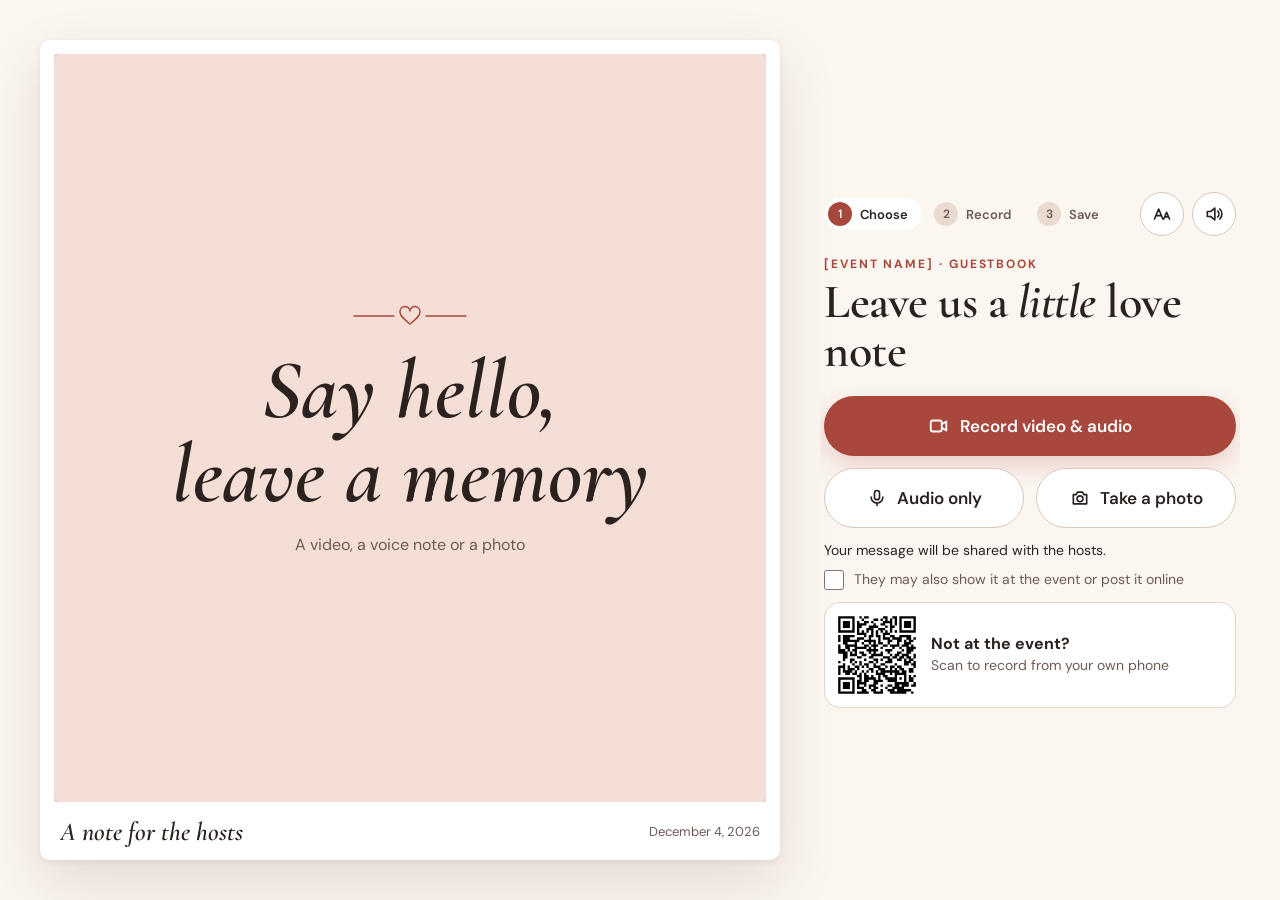
<file: index.html>
<!doctype html>
<html lang="en">
<head>
<meta charset="utf-8">
<meta name="viewport" content="width=device-width, initial-scale=1, viewport-fit=cover">
<meta name="theme-color" content="#FBF6F0">
<title>Guestbook</title>
<link rel="icon" href="data:image/svg+xml,%3Csvg xmlns=%22http://www.w3.org/2000/svg%22 viewBox=%220 0 24 24%22%3E%3Cpath d=%22M12 20c-5-4-8-6.6-8-10a4.2 4.2 0 0 1 8-1.8A4.2 4.2 0 0 1 20 10c0 3.4-3 6-8 10z%22 fill=%22%23A8473C%22/%3E%3C/svg%3E">
<link rel="preconnect" href="https://fonts.googleapis.com">
<link href="https://fonts.googleapis.com/css2?family=Cormorant+Garamond:ital,wght@0,600;0,700;1,600;1,700&family=DM+Sans:wght@400;500;600;700&display=swap" rel="stylesheet">
<link rel="stylesheet" href="styles.css">
<script src="config.js"></script>
<script src="vendor/qrcode.js"></script>
</head>
<body>
<svg width="0" height="0" style="position:absolute" aria-hidden="true">
  <defs>
    <symbol id="i-video" viewBox="0 0 24 24" fill="none" stroke="currentColor" stroke-width="2" stroke-linecap="round" stroke-linejoin="round"><path d="M15 10l5-3v10l-5-3"/><rect x="3" y="6" width="12" height="12" rx="2.5"/></symbol>
    <symbol id="i-mic" viewBox="0 0 24 24" fill="none" stroke="currentColor" stroke-width="2" stroke-linecap="round" stroke-linejoin="round"><rect x="9" y="3" width="6" height="11" rx="3"/><path d="M5 11a7 7 0 0 0 14 0"/><path d="M12 18v3"/></symbol>
    <symbol id="i-camera" viewBox="0 0 24 24" fill="none" stroke="currentColor" stroke-width="2" stroke-linecap="round" stroke-linejoin="round"><path d="M4 8h3l2-3h6l2 3h3v11H4z"/><circle cx="12" cy="13" r="3.5"/></symbol>
    <symbol id="i-heart" viewBox="0 0 24 24" fill="none" stroke="currentColor" stroke-width="2" stroke-linecap="round" stroke-linejoin="round"><path d="M12 20c-5-4-8-6.6-8-10a4.2 4.2 0 0 1 8-1.8A4.2 4.2 0 0 1 20 10c0 3.4-3 6-8 10z"/></symbol>
    <symbol id="i-check" viewBox="0 0 24 24" fill="none" stroke="currentColor" stroke-width="2.4" stroke-linecap="round" stroke-linejoin="round"><path d="M5 12.5l4.5 4.5L19 7.5"/></symbol>
    <symbol id="i-clock" viewBox="0 0 24 24" fill="none" stroke="currentColor" stroke-width="2.2" stroke-linecap="round" stroke-linejoin="round"><circle cx="12" cy="13" r="8"/><path d="M12 9v4l2.5 2"/><path d="M10 2h4"/></symbol>
    <symbol id="i-speaker" viewBox="0 0 24 24" fill="none" stroke="currentColor" stroke-width="2" stroke-linecap="round" stroke-linejoin="round"><path d="M4 9v6h4l5 4V5L8 9H4z"/><path d="M16.5 8.5a5 5 0 0 1 0 7"/><path d="M19 6a8.5 8.5 0 0 1 0 12"/></symbol>
    <symbol id="i-text" viewBox="0 0 24 24" fill="none" stroke="currentColor" stroke-width="2" stroke-linecap="round" stroke-linejoin="round"><path d="M3 18l5-12 5 12M4.7 14h6.6"/><path d="M14 18l3.5-8 3.5 8M15.2 15.5h4.6"/></symbol>
    <symbol id="i-refresh" viewBox="0 0 24 24" fill="none" stroke="currentColor" stroke-width="2" stroke-linecap="round" stroke-linejoin="round"><path d="M4 12a8 8 0 1 0 2.4-5.7"/><path d="M4 4v4h4"/></symbol>
    <symbol id="i-cloud" viewBox="0 0 24 24" fill="none" stroke="currentColor" stroke-width="2" stroke-linecap="round" stroke-linejoin="round"><path d="M7 18a4.5 4.5 0 0 1-.6-9 6 6 0 0 1 11.4 1.5A3.8 3.8 0 0 1 17.5 18z"/><path d="M9.5 13.5l2 2 3.5-3.5"/></symbol>
    <symbol id="i-wifioff" viewBox="0 0 24 24" fill="none" stroke="currentColor" stroke-width="2" stroke-linecap="round" stroke-linejoin="round"><path d="M3 3l18 18"/><path d="M8.5 16.5a5 5 0 0 1 7 0"/><path d="M5 12.5a10 10 0 0 1 4-2.3M19 12.5a10 10 0 0 0-3-1.9"/><path d="M2 8.8a15 15 0 0 1 4.5-2.6M22 8.8A15 15 0 0 0 11 5"/><path d="M12 20h.01"/></symbol>
    <symbol id="i-up" viewBox="0 0 24 24" fill="none" stroke="currentColor" stroke-width="2" stroke-linecap="round" stroke-linejoin="round"><path d="M7 18a4.5 4.5 0 0 1-.6-9 6 6 0 0 1 11.4 1.5A3.8 3.8 0 0 1 17.5 18z"/><path d="M12 15.5v-5M10 12.5l2-2 2 2"/></symbol>
    <symbol id="i-lock" viewBox="0 0 24 24" fill="none" stroke="currentColor" stroke-width="2" stroke-linecap="round" stroke-linejoin="round"><rect x="5" y="11" width="14" height="9" rx="2"/><path d="M8 11V8a4 4 0 0 1 8 0v3"/></symbol>
    <symbol id="i-del" viewBox="0 0 24 24" fill="none" stroke="currentColor" stroke-width="2" stroke-linecap="round" stroke-linejoin="round"><path d="M9 6h11v12H9l-6-6z"/><path d="M12.5 9.5l5 5M17.5 9.5l-5 5"/></symbol>
    <symbol id="i-alert" viewBox="0 0 24 24" fill="none" stroke="currentColor" stroke-width="2" stroke-linecap="round"><circle cx="12" cy="12" r="9"/><path d="M12 7.5v5.5M12 16.5v.01"/></symbol>
    <symbol id="i-wave" viewBox="0 0 24 24" fill="none" stroke="currentColor" stroke-width="1.8" stroke-linecap="round"><path d="M3 12h2M7 8v8M11 5v14M15 9v6M19 7v10M21 12h0"/></symbol>
  </defs>
</svg>

<div class="staff-corner" id="staffCorner" aria-hidden="true"></div>

<main class="app" id="app">
  <section class="frame" aria-label="Camera">
    <div class="stage" id="stage">
      <video class="live mirror" id="live" muted playsinline autoplay aria-label="Live camera preview" hidden></video>
      <video class="playback" id="playVideo" controls playsinline hidden aria-label="Your recorded message"></video>
      <img class="playback" id="playPhoto" alt="Your photo" hidden>
      <div class="photo-frame" id="photoFrame" hidden></div>
      <div class="brand-preview" id="brandPreview" hidden><svg width="16" height="16" style="color:var(--gold)"><use href="#i-heart"/></svg><b data-bind="names"></b><span data-bind="date"></span></div>

      <div class="layer hero" data-show="welcome">
        <svg aria-hidden="true" width="120" height="28" viewBox="0 0 120 28" fill="none" stroke="var(--accent)" stroke-width="1.4" stroke-linecap="round" stroke-linejoin="round"><path d="M4 14h40"/><path d="M76 14h40"/><path d="M60 22c-6-5-10-8-10-12a5 5 0 0 1 10-1 5 5 0 0 1 10 1c0 4-4 7-10 12z"/></svg>
        <h2>Say hello,<br>leave a memory</h2>
        <p>A video, a voice note or a photo</p>
      </div>

      <div class="layer audio-viz" id="audioViz" hidden>
        <div class="ring" id="ring"><svg width="64" height="64" style="color:#F4DED6"><use href="#i-mic"/></svg></div>
        <p>Audio only · <span id="micLabel">microphone</span></p>
      </div>

      <div class="layer" id="playAudioWrap" hidden>
        <svg width="56" height="56" style="color:#F4DED6"><use href="#i-wave"/></svg>
        <audio id="playAudio" controls style="width:100%;max-width:440px" aria-label="Your recorded message"></audio>
      </div>

      <div class="layer thanks-layer" data-show="thanks">
        <div class="heart-dot"><svg width="30" height="30"><use href="#i-heart"/></svg></div>
        <h2 id="thanksTitle">Thank you!</h2>
        <div class="qr-card" id="copyQrCard">
          <div class="qr" id="copyQr" role="img" aria-label="QR code to get your copy"></div>
          <b>Scan for your copy</b>
          <span>Opens on your phone · no app needed</span>
        </div>
      </div>

      <p class="busy" id="busy" hidden>Connecting to your camera and microphone…</p>

      <div class="layer error-layer" id="errorLayer" role="alert" hidden>
        <div class="box">
          <svg width="34" height="34" style="color:var(--accent)"><use href="#i-alert"/></svg>
          <h3 id="errTitle"></h3>
          <p id="errText"></p>
          <button type="button" class="btn sm" id="retryBtn">Try again</button>
        </div>
      </div>

      <div class="countdown" id="countdown" aria-live="assertive" hidden></div>
      <div class="pill" id="introPill" hidden><svg width="18" height="18" style="color:var(--accent)"><use href="#i-speaker"/></svg>A message from the hosts</div>
      <div class="pill" id="recPill" hidden><span class="rec-dot" aria-hidden="true"></span><span id="recPillText">REC 0:00</span></div>
      <div class="warn-banner" id="warnBanner" role="status" hidden><svg width="20" height="20" style="color:var(--gold)"><use href="#i-clock"/></svg><span id="warnText"></span></div>
      <div class="final-num" id="finalNum" aria-hidden="true" hidden></div>
      <div class="flash" id="flash"></div>
    </div>
    <div class="caption"><span class="who" id="caption">A note for the hosts</span><span class="when" data-bind="date"></span></div>
  </section>

  <section class="panel" aria-label="Controls">
    <div class="panel-inner">
      <div class="toprow">
        <ol class="steps" id="steps" aria-label="Steps"><li><span>1</span><b>Choose</b></li><li><span>2</span><b>Record</b></li><li><span>3</span><b>Save</b></li></ol>
        <div class="iconbtns" data-show="welcome setup photo">
          <button type="button" class="iconbtn" id="bigBtn" aria-pressed="false" aria-label="Larger text and high contrast"><svg width="20" height="20"><use href="#i-text"/></svg></button>
          <button type="button" class="iconbtn" id="voiceBtn" aria-pressed="false" aria-label="Voice guide"><svg width="20" height="20"><use href="#i-speaker"/></svg></button>
        </div>
      </div>

      <div>
        <p class="eyebrow"><span data-bind="eventName"></span> · Guestbook</p>
        <h1 class="title" id="title">Leave us a <em>little</em> love note</h1>
      </div>

      <!-- Welcome -->
      <div class="stack" data-show="welcome">
        <button type="button" class="btn" id="chooseBoth"><svg width="22" height="22"><use href="#i-video"/></svg>Record video &amp; audio</button>
        <div class="grid2">
          <button type="button" class="btn secondary" id="chooseAudio"><svg width="20" height="20"><use href="#i-mic"/></svg>Audio only</button>
          <button type="button" class="btn secondary" id="choosePhoto"><svg width="20" height="20"><use href="#i-camera"/></svg>Take a photo</button>
        </div>
        <div class="consent">
          <p class="small" style="color:var(--ink);font-size:14px">Your message will be shared with the hosts.</p>
          <label><input type="checkbox" id="consentShare">They may also show it at the event or post it online</label>
        </div>
        <div class="qrcard-start" id="remoteQrCard">
          <div class="qr" id="remoteQr" role="img" aria-label="QR code to record from your own phone"></div>
          <div><b style="display:block">Not at the event?</b><span class="small" style="font-size:14px">Scan to record from your own phone</span></div>
        </div>
      </div>

      <!-- Setup (video & audio / audio only) -->
      <div class="stack" data-show="setup">
        <div class="seg" role="group" aria-label="Recording type">
          <button type="button" data-mode-btn="both">Video &amp; audio</button>
          <button type="button" data-mode-btn="audio">Audio only</button>
          <button type="button" data-mode-btn="photo">Photo</button>
        </div>
        <label class="field" data-need="video">Camera<select id="camSel"></select></label>
        <label class="field" data-need="audio">Microphone<select id="micSel"></select></label>
        <div class="meter" data-need="audio" aria-hidden="true"></div>
        <label class="field">Your name (optional)<input type="text" id="guestName" placeholder="e.g. Aunt Mei" autocomplete="off" maxlength="60"></label>
        <button type="button" class="btn" id="startBtn" disabled><span aria-hidden="true" style="width:14px;height:14px;border-radius:50%;background:#fff"></span>Start recording</button>
        <div class="toprow"><button type="button" class="btn ghost" data-act="reset">← Back</button><span class="small" id="limitHint"></span></div>
      </div>

      <!-- Photo -->
      <div class="stack" data-show="photo">
        <div class="seg" role="group" aria-label="Recording type">
          <button type="button" data-mode-btn="both">Video &amp; audio</button>
          <button type="button" data-mode-btn="audio">Audio only</button>
          <button type="button" data-mode-btn="photo">Photo</button>
        </div>
        <p class="lead">We’ll count down from 3 and take your photo with the event frame.</p>
        <label class="field">Camera<select id="camSel2"></select></label>
        <div><span class="small" style="font-weight:600">Frame</span>
          <div class="frames" style="margin-top:6px">
            <button type="button" data-frame="classic"><span class="pv classic"></span>Classic</button>
            <button type="button" data-frame="floral"><span class="pv floral"></span>Floral</button>
            <button type="button" data-frame="none"><span class="pv"></span>None</button>
          </div>
        </div>
        <label class="field">Your name (optional)<input type="text" id="guestName2" placeholder="e.g. Aunt Mei" autocomplete="off" maxlength="60"></label>
        <div class="shutter-row">
          <button type="button" class="shutter" id="shutterBtn" aria-label="Take photo" disabled><svg width="34" height="34"><use href="#i-camera"/></svg></button>
          <div><b style="display:block">Tap to take photo</b><span class="small" style="font-size:14px">You can retake it before saving</span></div>
        </div>
        <button type="button" class="btn ghost" data-act="reset">← Back</button>
      </div>

      <!-- Host message -->
      <div class="stack" data-show="intro">
        <p class="lead" style="color:var(--ink);font-size:17px">Listen to a quick message from the hosts. Recording starts right after.</p>
        <button type="button" class="btn secondary" id="skipIntro">Skip to countdown</button>
        <button type="button" class="btn ghost" data-act="cancel">Cancel</button>
      </div>

      <!-- Countdown -->
      <div class="stack" data-show="countdown">
        <p style="margin:0;font-family:var(--serif);font-style:italic;font-weight:600;font-size:28px;line-height:1.2" id="countdownText">Get ready… look at the camera and smile.</p>
        <button type="button" class="btn secondary" data-act="cancel">Cancel</button>
      </div>

      <!-- Recording -->
      <div class="stack" data-show="recording">
        <div class="timer-row"><span class="timer" id="timer">0:00</span><span class="small remaining" id="remaining" style="font-size:14px;font-weight:600"></span></div>
        <div class="progress" id="progress"><div></div></div>
        <div class="meter" data-need="audio" aria-hidden="true"></div>
        <div class="prompt" id="promptCard">
          <span class="eyebrow" style="letter-spacing:.14em">Need an idea?</span>
          <p class="q" id="promptText"></p>
          <div class="row"><div class="dots" id="promptDots" aria-hidden="true"></div><button type="button" class="btn secondary sm" id="nextPrompt"><svg width="18" height="18"><use href="#i-refresh"/></svg>Another question</button></div>
        </div>
        <button type="button" class="btn dark" id="stopBtn"><span aria-hidden="true" style="width:14px;height:14px;border-radius:3px;background:#E8695C"></span>Stop recording</button>
      </div>

      <!-- Review -->
      <div class="stack" data-show="review">
        <p class="lead" id="reviewText">Play it back. Happy with it? Add it to the guestbook.</p>
        <button type="button" class="btn" id="saveBtn"><svg width="22" height="22"><use href="#i-check"/></svg>Save to guestbook</button>
        <button type="button" class="btn secondary" id="againBtn"><svg width="18" height="18"><use href="#i-refresh"/></svg><span id="againLabel">Record again</span></button>
        <button type="button" class="btn ghost" data-act="reset">Discard and start over</button>
        <span class="small" id="reviewMeta"></span>
      </div>

      <!-- Thanks -->
      <div class="stack" data-show="thanks">
        <div class="status-card" id="uploadCard"><div class="ic"><svg width="22" height="22" id="uploadIcon"><use href="#i-up"/></svg></div><div><b id="uploadTitle">Saving…</b><span id="uploadText"></span></div></div>
        <p class="small" style="font-size:14px">Point your phone camera at the code to watch or download your message. The link works for 24 hours.</p>
        <button type="button" class="btn" data-act="reset">Done</button>
        <div class="ring-text"><svg width="20" height="20" style="color:var(--accent)"><use href="#i-clock"/></svg><span id="backIn"></span></div>
      </div>
    </div>
  </section>
</main>

<!-- Staff PIN -->
<div class="overlay" id="pinLayer" hidden>
  <div class="pin-card" role="dialog" aria-modal="true" aria-label="Staff PIN">
    <div class="heart-dot" style="background:var(--blush);color:var(--accent);width:56px;height:56px"><svg width="26" height="26"><use href="#i-lock"/></svg></div>
    <h2>Staff only</h2>
    <p class="small" style="font-size:15px;margin-top:-6px">Enter the 4-digit PIN</p>
    <div class="pin-dots" id="pinDots"><i></i><i></i><i></i><i></i></div>
    <div class="keypad" id="keypad">
      <button type="button">1</button><button type="button">2</button><button type="button">3</button>
      <button type="button">4</button><button type="button">5</button><button type="button">6</button>
      <button type="button">7</button><button type="button">8</button><button type="button">9</button>
      <button type="button" class="plain" data-key="cancel">Cancel</button><button type="button">0</button>
      <button type="button" class="plain" data-key="del" aria-label="Delete digit"><svg width="26" height="26" style="color:var(--ink)"><use href="#i-del"/></svg></button>
    </div>
  </div>
</div>

<!-- Staff panel -->
<div class="overlay full" id="staffLayer" hidden>
  <div class="wrap">
    <div class="head">
      <div><p class="eyebrow"><span data-bind="eventName"></span> · Guestbook</p><h1 class="title">Staff panel</h1></div>
      <div class="actions">
        <button type="button" class="btn secondary sm" id="openCheck">Device check</button>
        <a class="btn secondary sm" href="gallery.html" target="_blank" rel="noopener">Host gallery</a>
        <button type="button" class="btn sm" id="closeStaff">Back to guestbook</button>
      </div>
    </div>
    <div class="stats">
      <div class="stat"><div class="ic"><svg width="22" height="22"><use href="#i-heart"/></svg></div><div><b id="statToday">0</b><span>messages on this device today</span></div></div>
      <div class="stat" id="statQueueBox"><div class="ic"><svg width="22" height="22"><use href="#i-up"/></svg></div><div><b id="statQueue">0</b><span id="statQueueLabel">waiting to upload</span></div></div>
      <div class="stat" id="statStoreBox"><div class="ic"><svg width="22" height="22"><use href="#i-cloud"/></svg></div><div><b id="statStore">–</b><span id="statStoreLabel">free on this device</span></div></div>
      <div class="stat" id="statNetBox"><div class="ic"><svg width="22" height="22"><use id="statNetIcon" href="#i-wifioff"/></svg></div><div><b id="statNet">–</b><span>internet connection</span></div></div>
    </div>
    <div class="notice warn" id="lowStorage" hidden><svg width="18" height="18"><use href="#i-alert"/></svg>Storage is running low on this device. Switch to Saver quality and make sure waiting messages upload.</div>
    <div class="notice dark"><svg width="18" height="18" style="color:var(--gold)"><use href="#i-clock"/></svg>Uploaded messages are deleted automatically 24 hours after upload. Download them from the host gallery to keep them.</div>

    <div class="cards">
      <div class="card">
        <h2>Event &amp; branding</h2>
        <p class="small">These change this device only. To change them for every device, including guests’ phones, edit <b>config.js</b> on GitHub.</p>
        <label class="field">Event name<input type="text" data-set="eventName"></label>
        <div class="grid2"><label class="field">Names on the overlay<input type="text" data-set="names"></label><label class="field">Date<input type="text" data-set="eventDate" placeholder="Today"></label></div>
        <div><span class="small" style="font-weight:600">Accent colour</span><div class="swatches" id="swatches" style="margin-top:8px"></div></div>
        <button type="button" class="toggle" data-toggle="overlay"><span>Branded overlay on videos &amp; photos</span><span class="track"></span></button>
      </div>
      <div class="card">
        <h2>Recording</h2>
        <div><span class="small" style="font-weight:600">Time limit</span><div class="seg" data-seg="maxSeconds" style="margin-top:6px"></div></div>
        <div><span class="small" style="font-weight:600">Reminder before the end</span><div class="seg" data-seg="remindAt" style="margin-top:6px"></div></div>
        <div><span class="small" style="font-weight:600">Video quality</span><div class="seg" data-seg="quality" style="margin-top:6px"></div></div>
        <button type="button" class="toggle" data-toggle="sounds"><span>Countdown sounds</span><span class="track"></span></button>
        <button type="button" class="toggle" data-toggle="hostMessages"><span>Opening &amp; closing host messages</span><span class="track"></span></button>
        <button type="button" class="toggle" data-toggle="voiceGuide"><span>Voice guide on by default</span><span class="track"></span></button>
      </div>
      <div class="card">
        <h2>Prompt cards</h2>
        <button type="button" class="toggle" data-toggle="prompts"><span>Show prompt cards while recording</span><span class="track"></span></button>
        <label class="field">Questions, one per line<textarea data-set="promptsText"></textarea></label>
      </div>
      <div class="card">
        <h2>Kiosk &amp; security</h2>
        <button type="button" class="toggle" data-toggle="kiosk"><span>Kiosk mode<small>Full screen, camera kept on, back to start when idle</small></span><span class="track"></span></button>
        <div><span class="small" style="font-weight:600">Back to the start after no taps for</span><div class="seg" data-seg="idleSeconds" style="margin-top:6px"></div></div>
        <div><span class="small" style="font-weight:600">Thank-you screen stays up for</span><div class="seg" data-seg="thanksSeconds" style="margin-top:6px"></div></div>
        <div class="grid2" style="align-items:end"><label class="field">New staff PIN (4 digits)<input type="password" inputmode="numeric" maxlength="4" id="newPin" autocomplete="off"></label><button type="button" class="btn secondary sm" id="savePin">Change PIN</button></div>
        <p class="small" id="pinMsg"></p>
      </div>
      <div class="card">
        <h2>Storage &amp; upload</h2>
        <p class="small">Every message is saved on this device first, then uploaded. If the Wi-Fi drops, it keeps trying.</p>
        <ul class="queue" id="queueList"></ul>
        <button type="button" class="btn secondary sm" id="uploadNow"><svg width="18" height="18"><use href="#i-up"/></svg>Upload waiting messages now</button>
      </div>
    </div>
  </div>
</div>

<!-- Device check -->
<div class="overlay full" id="checkLayer" hidden>
  <div class="wrap" style="max-width:760px">
    <div class="head"><div><p class="eyebrow">Staff panel</p><h1 class="title">Device check</h1></div>
      <div class="actions"><button type="button" class="btn secondary sm" id="runCheck"><svg width="18" height="18"><use href="#i-refresh"/></svg>Run check again</button><button type="button" class="btn sm" id="closeCheck">Done</button></div></div>
    <div class="notice ok" id="checkSummary" role="status">Checking…</div>
    <ul class="checks">
      <li id="ck-camera"><div class="ic">·</div><div><b>Camera</b><small>Checking…</small></div></li>
      <li id="ck-mic"><div class="ic">·</div><div><b>Microphone</b><small>Say something…</small></div><div class="meter" data-need="audio" style="width:120px" aria-hidden="true"></div></li>
      <li id="ck-speaker"><div class="ic">·</div><div><b>Speaker</b><small>Play the test sound and check you can hear it</small></div><button type="button" class="btn secondary sm" id="playTest">Play sound</button><button type="button" class="btn secondary sm" id="heardYes">I heard it</button></li>
      <li id="ck-storage"><div class="ic">·</div><div><b>Storage</b><small>Checking…</small></div></li>
      <li id="ck-net"><div class="ic">·</div><div><b>Internet</b><small>Checking…</small></div></li>
      <li id="ck-upload"><div class="ic">·</div><div><b>Upload to the hosts</b><small>Sends a tiny test image (deleted after 24 hours)</small></div><button type="button" class="btn secondary sm" id="testUpload">Test upload</button></li>
      <li id="ck-rec"><div class="ic">·</div><div><b>Recording support</b><small>Checking…</small></div></li>
    </ul>
  </div>
</div>

<audio id="clip-openV" src="assets/audio/opening_video_message.mp3" preload="auto"></audio>
<audio id="clip-openA" src="assets/audio/opening_audio_message.mp3" preload="auto"></audio>
<audio id="clip-closeV" src="assets/audio/closing_video_message.mp3" preload="auto"></audio>
<audio id="clip-closeA" src="assets/audio/closing_audio_message.mp3" preload="auto"></audio>

<script src="app.js"></script>
</body>
</html>
</file>
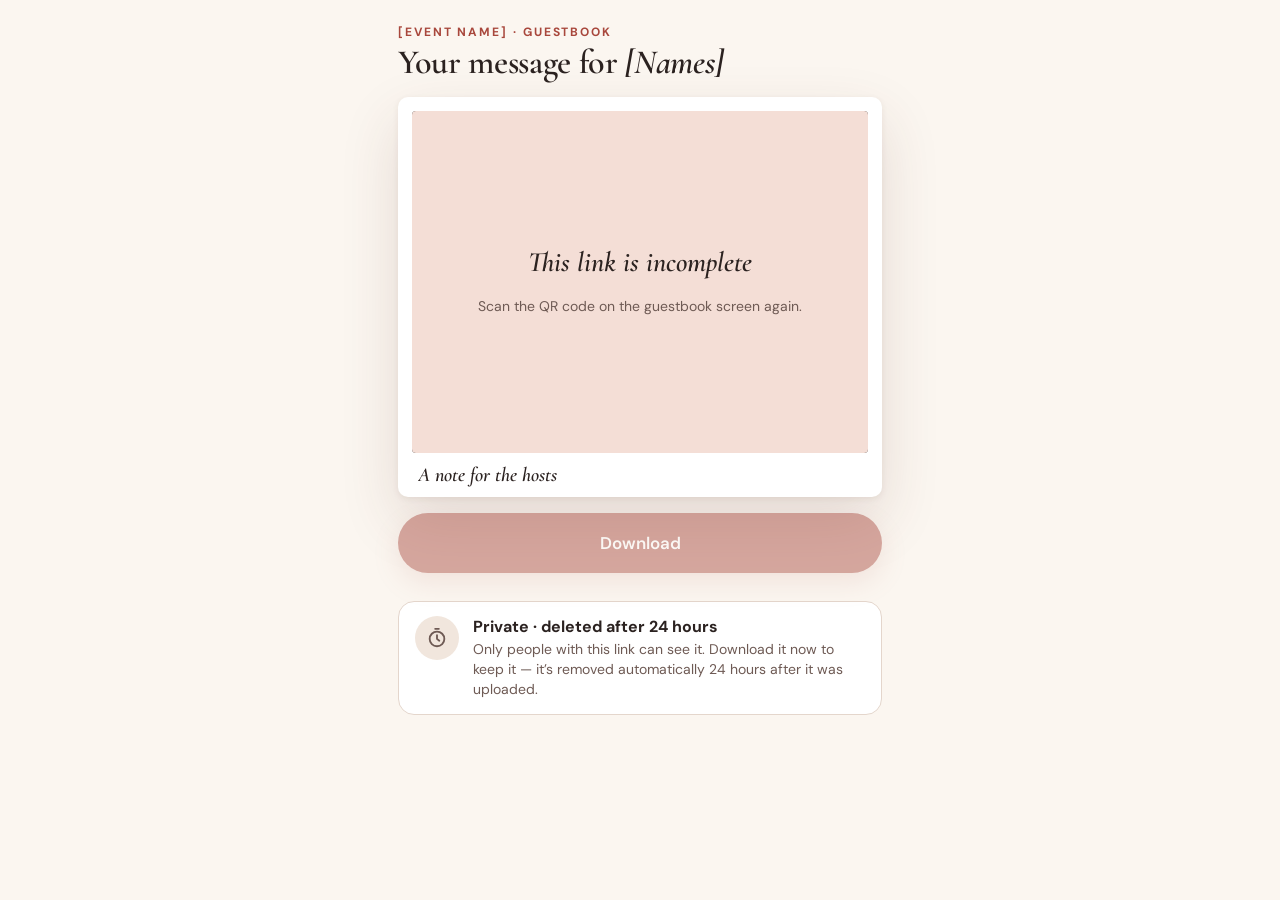
<file: copy.html>
<!doctype html>
<html lang="en">
<head>
<meta charset="utf-8">
<meta name="viewport" content="width=device-width, initial-scale=1">
<meta name="robots" content="noindex">
<title>Your guestbook message</title>
<link rel="icon" href="data:image/svg+xml,%3Csvg xmlns=%22http://www.w3.org/2000/svg%22 viewBox=%220 0 24 24%22%3E%3Cpath d=%22M12 20c-5-4-8-6.6-8-10a4.2 4.2 0 0 1 8-1.8A4.2 4.2 0 0 1 20 10c0 3.4-3 6-8 10z%22 fill=%22%23A8473C%22/%3E%3C/svg%3E">
<link rel="preconnect" href="https://fonts.googleapis.com">
<link href="https://fonts.googleapis.com/css2?family=Cormorant+Garamond:ital,wght@0,600;0,700;1,600;1,700&family=DM+Sans:wght@400;500;600;700&display=swap" rel="stylesheet">
<link rel="stylesheet" href="styles.css">
<script src="config.js"></script>
</head>
<body class="page">
<main class="copy-wrap">
  <div>
    <p class="eyebrow"><span id="eventName"></span> · Guestbook</p>
    <h1 class="title" style="font-size:34px">Your message for <em id="names"></em></h1>
  </div>
  <section class="frame">
    <div class="stage" id="stage">
      <div class="layer" id="waiting" style="background:var(--blush);color:var(--ink)">
        <p style="margin:0;font-family:var(--serif);font-style:italic;font-weight:600;font-size:28px;line-height:1.1" id="waitTitle">Getting your copy…</p>
        <p class="small" id="waitText" style="font-size:14px"></p>
      </div>
    </div>
    <div class="caption" style="height:44px"><span class="who" id="caption" style="font-size:20px">A note for the hosts</span><span class="when" id="date"></span></div>
  </section>
  <div class="stack">
    <button type="button" class="btn" id="dl" disabled>Download</button>
    <span class="small" id="meta" style="text-align:center"></span>
  </div>
  <div class="status-card"><div class="ic"><svg width="22" height="22" viewBox="0 0 24 24" fill="none" stroke="currentColor" stroke-width="2" stroke-linecap="round" aria-hidden="true"><circle cx="12" cy="13" r="8"/><path d="M12 9v4l2.5 2"/><path d="M10 2h4"/></svg></div><div><b>Private · deleted after 24 hours</b><span>Only people with this link can see it. Download it now to keep it — it’s removed automatically 24 hours after it was uploaded.</span></div></div>
</main>
<script>
(() => {
  const C = window.GUESTBOOK_CONFIG, p = new URLSearchParams(location.search);
  const $ = (s) => document.querySelector(s);
  document.documentElement.style.setProperty('--accent', C.accent);
  $('#eventName').textContent = C.eventName; $('#names').textContent = C.names;
  $('#date').textContent = C.eventDate || '';
  const id = (p.get('i') || '').replace(/[^\w-]/g, ''), rt = p.get('r') === 'image' ? 'image' : 'video', ext = (p.get('f') || '').replace(/[^\w]/g, ''), kind = p.get('k') || (rt === 'image' ? 'photo' : 'video'), name = (p.get('n') || '').slice(0, 60);
  if (name) $('#caption').textContent = 'From ' + name;
  if (!id || !ext) { $('#waitTitle').textContent = 'This link is incomplete'; $('#waitText').textContent = 'Scan the QR code on the guestbook screen again.'; return; }
  const url = 'https://res.cloudinary.com/' + encodeURIComponent(C.cloudName) + '/' + rt + '/upload/' + id + '.' + ext;
  const label = kind === 'photo' ? 'photo' : kind === 'audio' ? 'voice note' : 'video';
  $('#dl').textContent = 'Download ' + label;
  let tries = 0, blob = null;
  async function check() {
    tries++;
    try {
      const r = await fetch(url, { cache: 'no-store' });
      if (r.ok) { blob = await r.blob(); return showMedia(); }
    } catch (e) {}
    $('#waitTitle').textContent = tries < 3 ? 'Still uploading…' : 'Not available yet';
    $('#waitText').textContent = tries < 3 ? 'Your message is on its way from the guestbook. This page updates by itself.'
      : 'It may still be waiting on the guestbook for Wi-Fi — keep this page open or come back later. Messages are deleted 24 hours after upload.';
    setTimeout(check, tries < 20 ? 10000 : 60000);
  }
  function showMedia() {
    const stage = $('#stage'); stage.innerHTML = '';
    const src = URL.createObjectURL(blob);
    let el;
    if (kind === 'photo') { el = document.createElement('img'); el.alt = 'Your photo'; el.className = 'playback'; el.style.objectFit = 'contain'; }
    else if (kind === 'audio') { el = document.createElement('audio'); el.controls = true; el.style.width = '90%'; stage.style.background = 'var(--blush)'; }
    else { el = document.createElement('video'); el.controls = true; el.playsInline = true; el.className = 'playback'; }
    el.src = src; stage.appendChild(el);
    $('#dl').disabled = false;
    $('#meta').textContent = ext.toUpperCase() + ' · ' + (blob.size > 1048576 ? (blob.size / 1048576).toFixed(1) + ' MB' : Math.max(1, Math.round(blob.size / 1024)) + ' KB');
    $('#dl').onclick = async () => {
      const fname = 'guestbook-' + (name || 'message').replace(/[^\w-]+/g, '-') + '.' + ext;
      const file = new File([blob], fname, { type: blob.type });
      if (navigator.canShare && navigator.canShare({ files: [file] }) && /iPhone|iPad|Android/i.test(navigator.userAgent)) {
        try { await navigator.share({ files: [file], title: 'My guestbook message' }); return; } catch (e) { if (e.name === 'AbortError') return; }
      }
      const a = document.createElement('a'); a.href = src; a.download = fname; document.body.appendChild(a); a.click(); a.remove();
    };
  }
  check();
})();
</script>
</body>
</html>
</file>
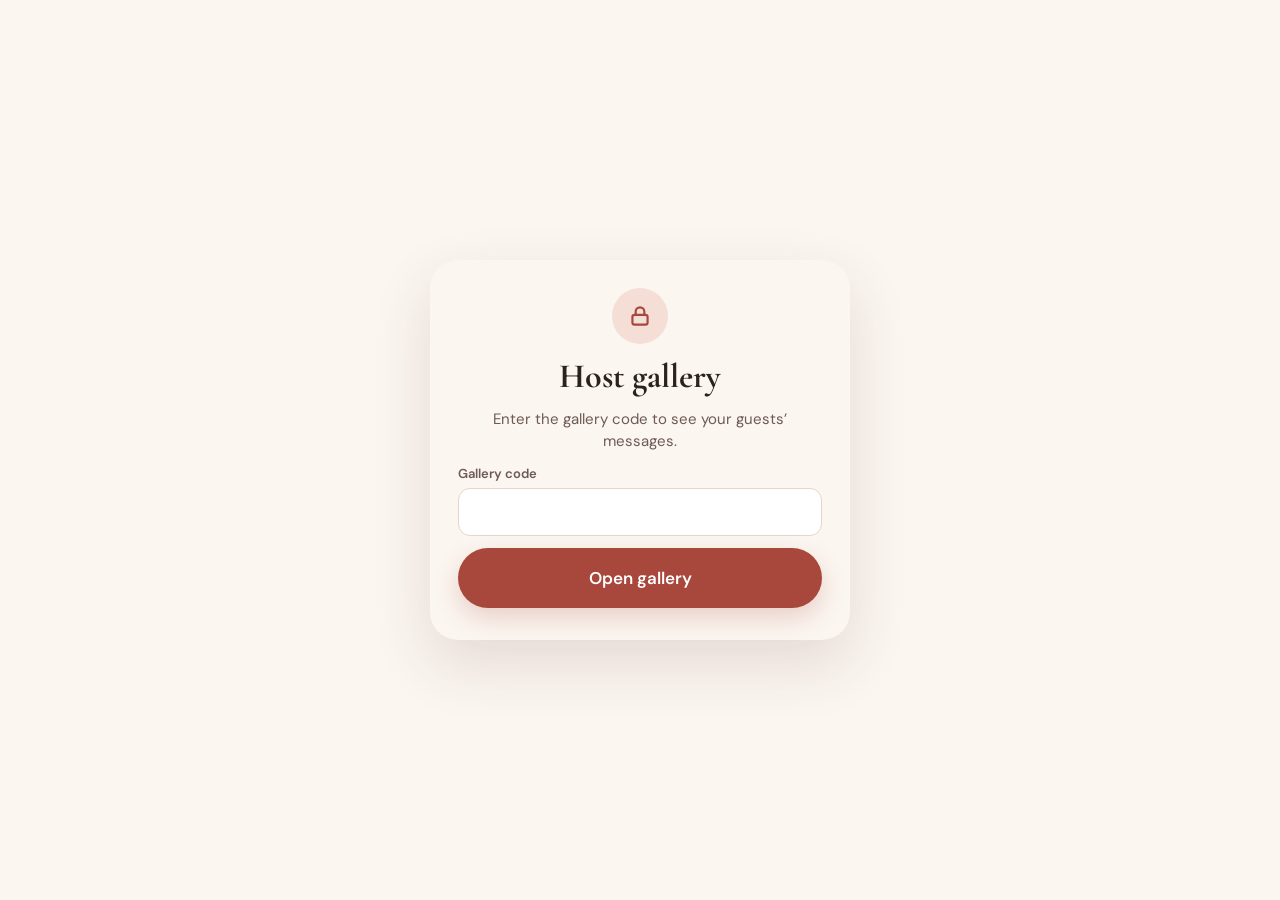
<file: gallery.html>
<!doctype html>
<html lang="en">
<head>
<meta charset="utf-8">
<meta name="viewport" content="width=device-width, initial-scale=1">
<meta name="robots" content="noindex">
<title>Host gallery · Guestbook</title>
<link rel="icon" href="data:image/svg+xml,%3Csvg xmlns=%22http://www.w3.org/2000/svg%22 viewBox=%220 0 24 24%22%3E%3Cpath d=%22M12 20c-5-4-8-6.6-8-10a4.2 4.2 0 0 1 8-1.8A4.2 4.2 0 0 1 20 10c0 3.4-3 6-8 10z%22 fill=%22%23A8473C%22/%3E%3C/svg%3E">
<link rel="preconnect" href="https://fonts.googleapis.com">
<link href="https://fonts.googleapis.com/css2?family=Cormorant+Garamond:ital,wght@0,600;0,700;1,600;1,700&family=DM+Sans:wght@400;500;600;700&display=swap" rel="stylesheet">
<link rel="stylesheet" href="styles.css">
<script src="config.js"></script>
<script src="vendor/jszip.min.js" defer></script>
</head>
<body class="page">
<div class="gate" id="gate">
  <form class="pin-card" id="gateForm" style="width:420px">
    <div class="heart-dot" style="background:var(--blush);color:var(--accent);width:56px;height:56px"><svg width="26" height="26" viewBox="0 0 24 24" fill="none" stroke="currentColor" stroke-width="2" stroke-linecap="round" stroke-linejoin="round" aria-hidden="true"><rect x="5" y="11" width="14" height="9" rx="2"/><path d="M8 11V8a4 4 0 0 1 8 0v3"/></svg></div>
    <h2>Host gallery</h2>
    <p class="small" style="font-size:15px;text-align:center">Enter the gallery code to see your guests’ messages.</p>
    <label class="field" style="width:100%">Gallery code<input type="password" id="code" autocomplete="off" autocapitalize="off" spellcheck="false" required></label>
    <button class="btn" type="submit" style="width:100%">Open gallery</button>
    <p class="small" id="gateMsg" role="alert" style="text-align:center"></p>
  </form>
</div>

<div class="wrap" id="main" hidden>
  <header class="head">
    <div>
      <p class="eyebrow"><span id="eventName"></span> · Guestbook</p>
      <h1 class="title">Host <em>gallery</em></h1>
      <p class="small" id="counts" style="font-size:15px;margin-top:8px"></p>
    </div>
    <div class="actions">
      <button type="button" class="btn sm" id="zipBtn">Download all (.zip)</button>
      <button type="button" class="btn secondary sm" id="refreshBtn">Refresh</button>
      <button type="button" class="btn secondary sm" id="lockBtn">Lock</button>
    </div>
  </header>
  <div class="notice dark" role="note"><svg width="20" height="20" viewBox="0 0 24 24" fill="none" stroke="var(--gold)" stroke-width="2.2" stroke-linecap="round" aria-hidden="true"><circle cx="12" cy="13" r="8"/><path d="M12 9v4l2.5 2"/><path d="M10 2h4"/></svg><span style="flex:1 1 320px">Messages are deleted automatically 24 hours after upload. Download all to keep a copy.</span><span id="oldest" style="color:var(--gold);font-size:13px"></span></div>
  <p class="small">New messages can take up to a minute to appear. Messages still waiting on a kiosk with no Wi-Fi appear once it reconnects.</p>
  <div class="notice ok" id="zipMsg" role="status" hidden></div>
  <div class="toolbar">
    <div class="filters" role="group" aria-label="Filter by type" id="filters"></div>
    <div class="spacer"></div>
    <input class="search" type="search" id="search" placeholder="Search by name" aria-label="Search by guest name">
    <select class="search" id="sort" aria-label="Sort" style="flex:0 0 auto"><option value="new">Newest first</option><option value="old">Oldest first</option></select>
  </div>
  <div class="gallery-grid" id="grid"></div>
  <div class="empty" id="empty" hidden>No messages yet.</div>
</div>
<script src="gallery.js"></script>
</body>
</html>
</file>
<file: styles.css>
:root {
  --ink: #2B2220; --cream: #FBF6F0; --blush: #F4DED6; --muted: #6E5A54; --line: #E4D6CC; --line2: #D9C8BD;
  --soft: #F1E6DD; --accent: #A8473C; --gold: #E9B872; --ok: #3F7A57; --okbg: #E4EFE6; --warn: #A35A12; --warnbg: #FBEBD7;
  --serif: 'Cormorant Garamond', Georgia, serif; --sans: 'DM Sans', system-ui, sans-serif;
  --fs: 1; --stage-bg: #2B2220; --panel-w: 420px;
}
* { box-sizing: border-box; }
html, body { margin: 0; height: 100%; }
body { background: var(--cream); color: var(--ink); font-family: var(--sans); font-size: calc(16px * var(--fs)); -webkit-tap-highlight-color: transparent; }
body.kiosk { overscroll-behavior: none; user-select: none; -webkit-user-select: none; touch-action: manipulation; }
[hidden] { display: none !important; }
button, input, select, textarea { font: inherit; color: inherit; }
button { cursor: pointer; }
a { color: var(--accent); }
.sr-only { position: absolute; width: 1px; height: 1px; overflow: hidden; clip: rect(0 0 0 0); white-space: nowrap; }

/* Large text & high contrast */
body.big { --fs: 1.3; --ink: #1A1412; --muted: #3B2F2C; --line: #1A1412; --line2: #1A1412; --accent: #8C3328; --cream: #FFFFFF; --blush: #FFFFFF; --soft: #EFE7E2; }
body.big .btn.secondary { border-width: 2px; }

/* ---------- App layout ---------- */
.app { height: 100vh; height: 100dvh; display: flex; gap: 40px; padding: 40px; overflow: hidden; }
.frame { position: relative; flex: 1 1 auto; min-width: 0; min-height: 0; display: flex; flex-direction: column; padding: 14px 14px 0; background: #fff; border-radius: 10px; box-shadow: 0 24px 60px rgba(90,50,40,.14), 0 2px 6px rgba(90,50,40,.08); }
body.big .frame { border: 3px solid var(--ink); box-shadow: none; }
.stage { position: relative; flex: 1 1 auto; min-height: 0; border-radius: 4px; overflow: hidden; background: var(--stage-bg); display: flex; align-items: center; justify-content: center; }
.caption { flex: 0 0 auto; height: 58px; display: flex; align-items: center; justify-content: space-between; gap: 12px; padding: 0 6px; }
.caption .who { min-width: 0; font-family: var(--serif); font-style: italic; font-weight: 600; font-size: calc(26px * var(--fs)); overflow: hidden; text-overflow: ellipsis; white-space: nowrap; }
.caption .when { flex: 0 0 auto; font-size: 13px; color: var(--muted); }
.panel { flex: 0 0 var(--panel-w); width: var(--panel-w); display: flex; flex-direction: column; overflow-y: auto; padding: 4px; }
.panel-inner { margin: auto 0; display: flex; flex-direction: column; gap: 20px; }
body.big { --panel-w: 500px; }

@media (orientation: portrait), (max-width: 900px) {
  .app { flex-direction: column; gap: 8px; padding: 12px; }
  .frame { padding: 8px 8px 0; flex: 1 1 46%; }
  .caption { height: 40px; }
  .caption .who { font-size: calc(19px * var(--fs)); }
  .panel { flex: 0 1 auto; width: 100%; max-height: 54%; }
  .panel-inner { margin: 0; gap: 14px; padding: 8px 4px 4px; }
  .hero h2 { font-size: calc(44px * var(--fs)) !important; }
  .title { font-size: calc(32px * var(--fs)) !important; }
  .countdown { font-size: 140px !important; }
  .steps li:not(.on) b { display: none; }
  .steps li:not(.on) { padding: 0 4px; }
  .final-num { font-size: 72px !important; }
}

/* ---------- Stage layers ---------- */
.stage video.live, .stage .playback { position: absolute; inset: 0; width: 100%; height: 100%; object-fit: cover; }
.stage video.live.mirror { transform: scaleX(-1); }
.stage .playback { object-fit: contain; background: var(--stage-bg); }
.layer { position: absolute; inset: 0; display: flex; flex-direction: column; align-items: center; justify-content: center; gap: 18px; padding: 28px; text-align: center; }
.hero, .thanks-layer { background: var(--blush); }
.hero h2 { margin: 0; font-family: var(--serif); font-style: italic; font-weight: 600; font-size: calc(84px * var(--fs)); line-height: 1; }
.hero p, .thanks-layer p { margin: 0; color: var(--muted); }
.thanks-layer h2 { margin: 0; font-family: var(--serif); font-style: italic; font-weight: 600; font-size: calc(60px * var(--fs)); line-height: 1; }
.heart-dot { width: 64px; height: 64px; border-radius: 50%; background: var(--accent); display: flex; align-items: center; justify-content: center; color: #fff; }
.qr-card { display: flex; flex-direction: column; align-items: center; gap: 10px; padding: 18px 22px 14px; border-radius: 22px; background: #fff; box-shadow: 0 16px 40px rgba(90,50,40,.14); }
.qr-card .qr svg { display: block; width: min(220px, 30vh); height: auto; }
.qr-card b { font-family: var(--serif); font-style: italic; font-size: 26px; line-height: 1; }
.qr-card span { font-size: 13px; color: var(--muted); }
.audio-viz .ring { width: 168px; height: 168px; border-radius: 50%; background: rgba(244,222,214,.14); display: flex; align-items: center; justify-content: center; transition: transform 80ms linear; }
.audio-viz p { color: #E9D9D1; margin: 0; }
.error-layer { background: var(--cream); color: var(--ink); align-items: flex-start; text-align: left; }
.error-layer .box { max-width: 440px; display: flex; flex-direction: column; gap: 12px; margin: auto; }
.error-layer h3 { margin: 0; font-family: var(--serif); font-size: 30px; }
.error-layer p { margin: 0; color: var(--muted); line-height: 1.55; }
.busy { color: #E9D9D1; }
.countdown { position: absolute; inset: 0; display: flex; align-items: center; justify-content: center; background: rgba(43,34,32,.42); font-family: var(--serif); font-style: italic; font-weight: 700; font-size: 220px; color: var(--cream); pointer-events: none; }
.pill { position: absolute; top: 16px; left: 16px; display: flex; align-items: center; gap: 8px; height: 36px; padding: 0 16px; border-radius: 18px; background: rgba(251,246,240,.94); color: #2B2220; font-weight: 700; font-size: 14px; }
.rec-dot { width: 10px; height: 10px; border-radius: 50%; background: #D63B2F; animation: blink 1s steps(2) infinite; }
@keyframes blink { 50% { opacity: .3; } }
.warn-banner { position: absolute; left: 50%; bottom: 20px; transform: translateX(-50%); display: flex; align-items: center; gap: 10px; max-width: calc(100% - 32px); padding: 12px 22px; border-radius: 24px; background: #2B2220; color: #FBF6F0; font-weight: 600; white-space: nowrap; }
.final-num { position: absolute; top: 6px; right: 22px; font-family: var(--serif); font-style: italic; font-weight: 700; font-size: 110px; line-height: 1; color: #FBF6F0; text-shadow: 0 4px 24px rgba(43,34,32,.5); pointer-events: none; }
.brand-preview { position: absolute; left: 20px; bottom: 20px; display: flex; align-items: center; gap: 10px; padding: 8px 14px; border-radius: 12px; background: rgba(43,34,32,.55); color: #FBF6F0; pointer-events: none; }
.brand-preview b { font-family: var(--serif); font-style: italic; font-size: 20px; }
.brand-preview span { font-size: 12px; }
.photo-frame { position: absolute; inset: 18px; border: 2px solid rgba(251,246,240,.9); border-radius: 6px; pointer-events: none; }
.photo-frame.floral { border-style: dashed; border-color: rgba(233,184,114,.95); }
.flash { position: absolute; inset: 0; background: #fff; opacity: 0; pointer-events: none; transition: opacity .35s; }
.flash.on { opacity: .9; transition: none; }

/* ---------- Panel pieces ---------- */
.steps { display: flex; flex-wrap: wrap; gap: 8px; margin: 0; padding: 0; list-style: none; }
.steps li { display: flex; align-items: center; gap: 8px; height: 32px; padding: 0 14px 0 4px; border-radius: 16px; color: var(--muted); font-weight: 600; font-size: 13px; }
.steps li span { width: 24px; height: 24px; border-radius: 50%; display: flex; align-items: center; justify-content: center; background: #EADBD1; font-size: 12px; }
.steps li.on { background: #fff; color: var(--ink); }
.steps li.on span, .steps li.done span { background: var(--accent); color: #fff; }
.steps li.done { color: var(--ink); }
.steps li b { font-weight: 600; }
.toprow { display: flex; align-items: center; justify-content: space-between; gap: 8px; }
.iconbtns { display: flex; gap: 8px; }
.iconbtn { width: 44px; height: 44px; flex: 0 0 auto; border-radius: 50%; border: 1px solid var(--line2); background: #fff; color: var(--ink); display: flex; align-items: center; justify-content: center; padding: 0; }
.iconbtn[aria-pressed="true"] { background: var(--ink); color: var(--cream); border-color: var(--ink); }
.eyebrow { margin: 0; font-size: 12px; font-weight: 700; letter-spacing: .16em; text-transform: uppercase; color: var(--accent); }
.title { margin: 6px 0 0; font-family: var(--serif); font-weight: 600; font-size: calc(48px * var(--fs)); line-height: 1.02; letter-spacing: -.01em; }
.lead { margin: 0; line-height: 1.55; color: var(--muted); }
.small { font-size: 13px; line-height: 1.45; color: var(--muted); margin: 0; }
.stack { display: flex; flex-direction: column; gap: 12px; }
.grid2 { display: grid; grid-template-columns: repeat(2, minmax(0, 1fr)); gap: 12px; }
.btn { display: flex; align-items: center; justify-content: center; gap: 10px; min-height: calc(60px * var(--fs)); padding: 0 22px; border-radius: 999px; border: 0; background: var(--accent); color: #fff; font-weight: 600; font-size: calc(17px * var(--fs)); text-decoration: none; text-align: center; box-shadow: 0 10px 24px rgba(168,71,60,.22); }
.btn.secondary { background: #fff; color: var(--ink); border: 1px solid var(--line2); box-shadow: none; }
.btn.dark { background: var(--ink); color: var(--cream); box-shadow: none; }
.btn.ghost { min-height: 44px; background: transparent; color: var(--muted); box-shadow: none; padding: 0 8px; font-size: 14px; }
.btn.sm { min-height: 44px; font-size: 14px; padding: 0 16px; }
.btn:disabled { opacity: .45; cursor: default; }
.seg { display: grid; grid-auto-flow: column; grid-auto-columns: minmax(0, 1fr); gap: 4px; padding: 4px; border-radius: 26px; background: var(--soft); }
.seg button { min-height: 44px; border: 0; border-radius: 22px; background: transparent; color: var(--muted); font-weight: 600; font-size: 14px; padding: 4px 6px; }
.seg button[aria-pressed="true"] { background: #fff; color: var(--ink); box-shadow: 0 2px 8px rgba(90,50,40,.12); }
label.field { display: flex; flex-direction: column; gap: 6px; font-size: 13px; font-weight: 600; color: var(--muted); }
.field input, .field select, .field textarea { min-height: 48px; padding: 0 14px; border: 1px solid var(--line); border-radius: 12px; background: #fff; color: var(--ink); font-weight: 500; font-size: calc(15px * var(--fs)); }
.field textarea { padding: 10px 14px; min-height: 140px; resize: vertical; line-height: 1.5; }
.meter { display: grid; grid-template-columns: repeat(20, minmax(0, 1fr)); gap: 3px; height: 12px; }
.meter i { border-radius: 6px; background: #EADBD1; }
.toggle { display: flex; align-items: center; justify-content: space-between; gap: 12px; min-height: 48px; padding: 0 2px; border: 0; background: transparent; color: var(--ink); font-weight: 600; font-size: 14px; text-align: left; width: 100%; }
.toggle small { display: block; font-weight: 500; font-size: 12px; color: var(--muted); }
.toggle .track { width: 46px; height: 26px; flex: 0 0 auto; border-radius: 13px; background: var(--line2); display: flex; align-items: center; padding: 3px; }
.toggle .track::after { content: ''; width: 20px; height: 20px; border-radius: 50%; background: #fff; box-shadow: 0 1px 3px rgba(43,34,32,.25); }
.toggle[aria-pressed="true"] .track { background: var(--accent); justify-content: flex-end; }
.consent { display: flex; flex-direction: column; gap: 8px; }
.consent label { display: flex; gap: 10px; align-items: flex-start; font-size: 14px; line-height: 1.45; color: var(--muted); }
.consent input { width: 20px; height: 20px; margin: 1px 0 0; flex: 0 0 auto; accent-color: var(--accent); }
.qrcard-start { display: flex; align-items: center; gap: 14px; padding: 12px; border: 1px solid var(--line); border-radius: 16px; background: #fff; }
.qrcard-start .qr svg { display: block; width: 80px; height: 80px; }
.timer-row { display: flex; align-items: baseline; justify-content: space-between; }
.timer { font-family: var(--serif); font-weight: 700; font-size: 60px; line-height: 1; font-variant-numeric: tabular-nums; }
.timer.warn, .remaining.warn { color: var(--accent); }
.progress { height: 6px; border-radius: 3px; background: #EADBD1; overflow: hidden; }
.progress > div { height: 100%; width: 0; background: var(--accent); }
.progress.warn > div { background: #D9822B; }
.prompt { display: flex; flex-direction: column; gap: 12px; padding: 20px; border-radius: 20px; background: var(--blush); }
body.big .prompt { border: 2px solid var(--ink); }
.prompt .q { margin: 0; font-family: var(--serif); font-style: italic; font-weight: 600; font-size: calc(30px * var(--fs)); line-height: 1.1; }
.prompt .row { display: flex; align-items: center; justify-content: space-between; gap: 12px; }
.dots { display: flex; gap: 6px; }
.dots i { width: 8px; height: 8px; border-radius: 4px; background: var(--line2); }
.dots i.on { width: 20px; background: var(--accent); }
.status-card { display: flex; gap: 14px; align-items: flex-start; padding: 14px 16px; border-radius: 16px; border: 1px solid var(--line); background: #fff; }
.status-card .ic { width: 44px; height: 44px; flex: 0 0 auto; border-radius: 50%; display: flex; align-items: center; justify-content: center; background: var(--soft); color: var(--muted); }
.status-card.ok .ic { background: var(--okbg); color: var(--ok); }
.status-card.warn .ic { background: var(--warnbg); color: var(--warn); }
.status-card b { display: block; }
.status-card span { display: block; font-size: 14px; line-height: 1.45; color: var(--muted); margin-top: 2px; }
.frames { display: grid; grid-template-columns: repeat(3, minmax(0, 1fr)); gap: 10px; }
.frames button { display: flex; flex-direction: column; align-items: center; gap: 8px; padding: 10px; border-radius: 16px; border: 1px solid var(--line); background: #fff; color: var(--ink); font-weight: 600; font-size: 13px; }
.frames button[aria-pressed="true"] { border: 2px solid var(--accent); }
.frames .pv { position: relative; width: 100%; height: 52px; border-radius: 6px; background: #3A2E2B; }
.frames .pv.classic::after { content: ''; position: absolute; inset: 5px; border: 1.5px solid rgba(251,246,240,.9); border-radius: 3px; }
.frames .pv.floral::after { content: ''; position: absolute; inset: 5px; border: 1.5px dashed rgba(233,184,114,.95); border-radius: 3px; }
.shutter-row { display: flex; align-items: center; gap: 18px; }
.shutter { width: 88px; height: 88px; flex: 0 0 auto; border-radius: 50%; border: 6px solid var(--blush); background: var(--accent); color: #fff; display: flex; align-items: center; justify-content: center; box-shadow: 0 10px 24px rgba(168,71,60,.25); }
.ring-text { display: flex; align-items: center; gap: 10px; font-size: 14px; color: var(--muted); }

/* Hidden staff corner */
.staff-corner { position: fixed; top: 0; left: 0; width: 72px; height: 72px; z-index: 50; }

/* ---------- Overlays (PIN, staff, device check) ---------- */
.overlay { position: fixed; inset: 0; z-index: 100; background: rgba(43,34,32,.62); display: flex; align-items: center; justify-content: center; padding: 20px; }
.overlay.full { background: var(--cream); display: block; overflow-y: auto; padding: 0; }
.pin-card { width: 380px; max-width: 100%; padding: 28px 28px 20px; border-radius: 28px; background: var(--cream); display: flex; flex-direction: column; align-items: center; gap: 12px; box-shadow: 0 30px 80px rgba(0,0,0,.35); }
.pin-card h2 { margin: 0; font-family: var(--serif); font-size: 34px; }
.pin-dots { display: flex; gap: 14px; padding: 6px 0 8px; }
.pin-dots i { width: 16px; height: 16px; border-radius: 50%; border: 2px solid var(--line2); }
.pin-dots i.on { background: var(--accent); border-color: var(--accent); }
.pin-dots.shake { animation: shake .3s; }
@keyframes shake { 25% { transform: translateX(-8px); } 75% { transform: translateX(8px); } }
.keypad { width: 100%; display: grid; grid-template-columns: repeat(3, minmax(0, 1fr)); gap: 10px; }
.keypad button { height: 64px; border: 1px solid var(--line); border-radius: 16px; background: #fff; font-weight: 600; font-size: 26px; }
.keypad button.plain { border: 0; background: transparent; font-size: 15px; color: var(--muted); }
.wrap { max-width: 1240px; margin: 0 auto; padding: 32px 28px 56px; display: flex; flex-direction: column; gap: 22px; }
.head { display: flex; flex-wrap: wrap; align-items: flex-end; justify-content: space-between; gap: 16px; }
.head .actions { display: flex; flex-wrap: wrap; gap: 10px; }
.stats { display: grid; grid-template-columns: repeat(auto-fit, minmax(220px, 1fr)); gap: 14px; }
.stat { display: flex; align-items: center; gap: 14px; padding: 16px 18px; border-radius: 18px; background: #fff; border: 1px solid var(--line); }
.stat .ic { width: 44px; height: 44px; flex: 0 0 auto; border-radius: 50%; display: flex; align-items: center; justify-content: center; background: var(--blush); color: var(--accent); }
.stat b { display: block; font-family: var(--serif); font-size: 32px; line-height: 1; }
.stat span { font-size: 13px; color: var(--muted); }
.stat.warn .ic { background: var(--warnbg); color: var(--warn); }
.cards { display: grid; grid-template-columns: repeat(auto-fit, minmax(340px, 1fr)); gap: 18px; align-items: start; }
.card { display: flex; flex-direction: column; gap: 14px; padding: 22px 24px; border-radius: 22px; background: #fff; border: 1px solid var(--line); }
.card h2 { margin: 0; font-family: var(--serif); font-size: 26px; }
.notice { display: flex; align-items: center; gap: 10px; padding: 12px 16px; border-radius: 14px; font-weight: 600; font-size: 14px; }
.notice.warn { background: var(--warnbg); color: var(--warn); }
.notice.ok { background: var(--okbg); color: #2F5E43; }
.notice.dark { background: var(--ink); color: var(--cream); }
.queue { list-style: none; margin: 0; padding: 0; display: flex; flex-direction: column; gap: 8px; }
.queue li { display: flex; align-items: center; gap: 10px; padding: 10px 12px; border: 1px solid var(--line); border-radius: 12px; font-size: 14px; }
.queue li div { flex: 1 1 auto; min-width: 0; }
.queue li small { display: block; color: var(--muted); }
.checks { list-style: none; margin: 0; padding: 0; display: flex; flex-direction: column; gap: 8px; }
.checks li { display: flex; align-items: center; gap: 14px; padding: 12px 14px; border-radius: 16px; background: #fff; border: 1px solid var(--line); }
.checks .ic { width: 40px; height: 40px; flex: 0 0 auto; border-radius: 50%; display: flex; align-items: center; justify-content: center; background: var(--soft); color: var(--muted); font-weight: 700; }
.checks li.ok .ic { background: var(--okbg); color: var(--ok); }
.checks li.warn .ic { background: var(--warnbg); color: var(--warn); }
.checks li div { flex: 1 1 auto; min-width: 0; }
.checks b { display: block; font-size: 15px; }
.checks small { display: block; font-size: 13px; line-height: 1.4; color: var(--muted); }
.swatches { display: flex; gap: 12px; }
.swatches button { width: 38px; height: 38px; border-radius: 50%; border: 0; padding: 0; }
.swatches button[aria-pressed="true"] { box-shadow: 0 0 0 3px #fff, 0 0 0 5px var(--ink); }

/* ---------- Gallery & copy pages ---------- */
.page { min-height: 100vh; }
.gallery-grid { display: grid; grid-template-columns: repeat(auto-fill, minmax(260px, 1fr)); gap: 20px; }
.gcard { border-radius: 18px; overflow: hidden; background: #fff; border: 1px solid var(--line); display: flex; flex-direction: column; }
.gcard .media { position: relative; background: #3A2E2B; aspect-ratio: 16 / 10; display: flex; align-items: center; justify-content: center; }
.gcard .media video, .gcard .media img { width: 100%; height: 100%; object-fit: cover; display: block; }
.gcard .media.audio { background: var(--blush); padding: 16px; }
.gcard .media.audio audio { width: 100%; }
.gcard .chip { position: absolute; left: 10px; top: 10px; z-index: 1; display: flex; align-items: center; gap: 5px; padding: 4px 9px; border-radius: 10px; background: rgba(251,246,240,.94); color: var(--ink); font-weight: 600; font-size: 12px; }
.gcard .body { padding: 14px 16px 16px; display: flex; flex-direction: column; gap: 10px; }
.gcard .name { font-family: var(--serif); font-style: italic; font-weight: 700; font-size: 22px; }
.gcard .meta { font-size: 13px; color: var(--muted); }
.gcard .row { display: flex; align-items: center; justify-content: space-between; gap: 8px; }
.filters { display: flex; flex-wrap: wrap; gap: 8px; }
.filters button { height: 40px; padding: 0 16px; border-radius: 20px; border: 1px solid var(--line2); background: #fff; color: var(--ink); font-weight: 600; font-size: 14px; }
.filters button[aria-pressed="true"] { background: var(--ink); color: var(--cream); border-color: var(--ink); }
.toolbar { display: flex; flex-wrap: wrap; align-items: center; gap: 12px; }
.toolbar .spacer { flex: 1 1 20px; }
.search { min-height: 44px; padding: 0 16px; border: 1px solid var(--line); border-radius: 22px; background: #fff; flex: 0 1 280px; }
.gate { min-height: 100vh; display: flex; align-items: center; justify-content: center; padding: 24px; }
.gate .pin-card { box-shadow: 0 24px 60px rgba(90,50,40,.14); }
.copy-wrap { max-width: 520px; margin: 0 auto; padding: 24px 18px 40px; display: flex; flex-direction: column; gap: 16px; }
.copy-wrap .frame { flex: none; }
.copy-wrap .stage { aspect-ratio: 4 / 3; flex: none; }
.empty { padding: 48px 20px; text-align: center; color: var(--muted); border: 1px dashed var(--line2); border-radius: 18px; }
</file>
